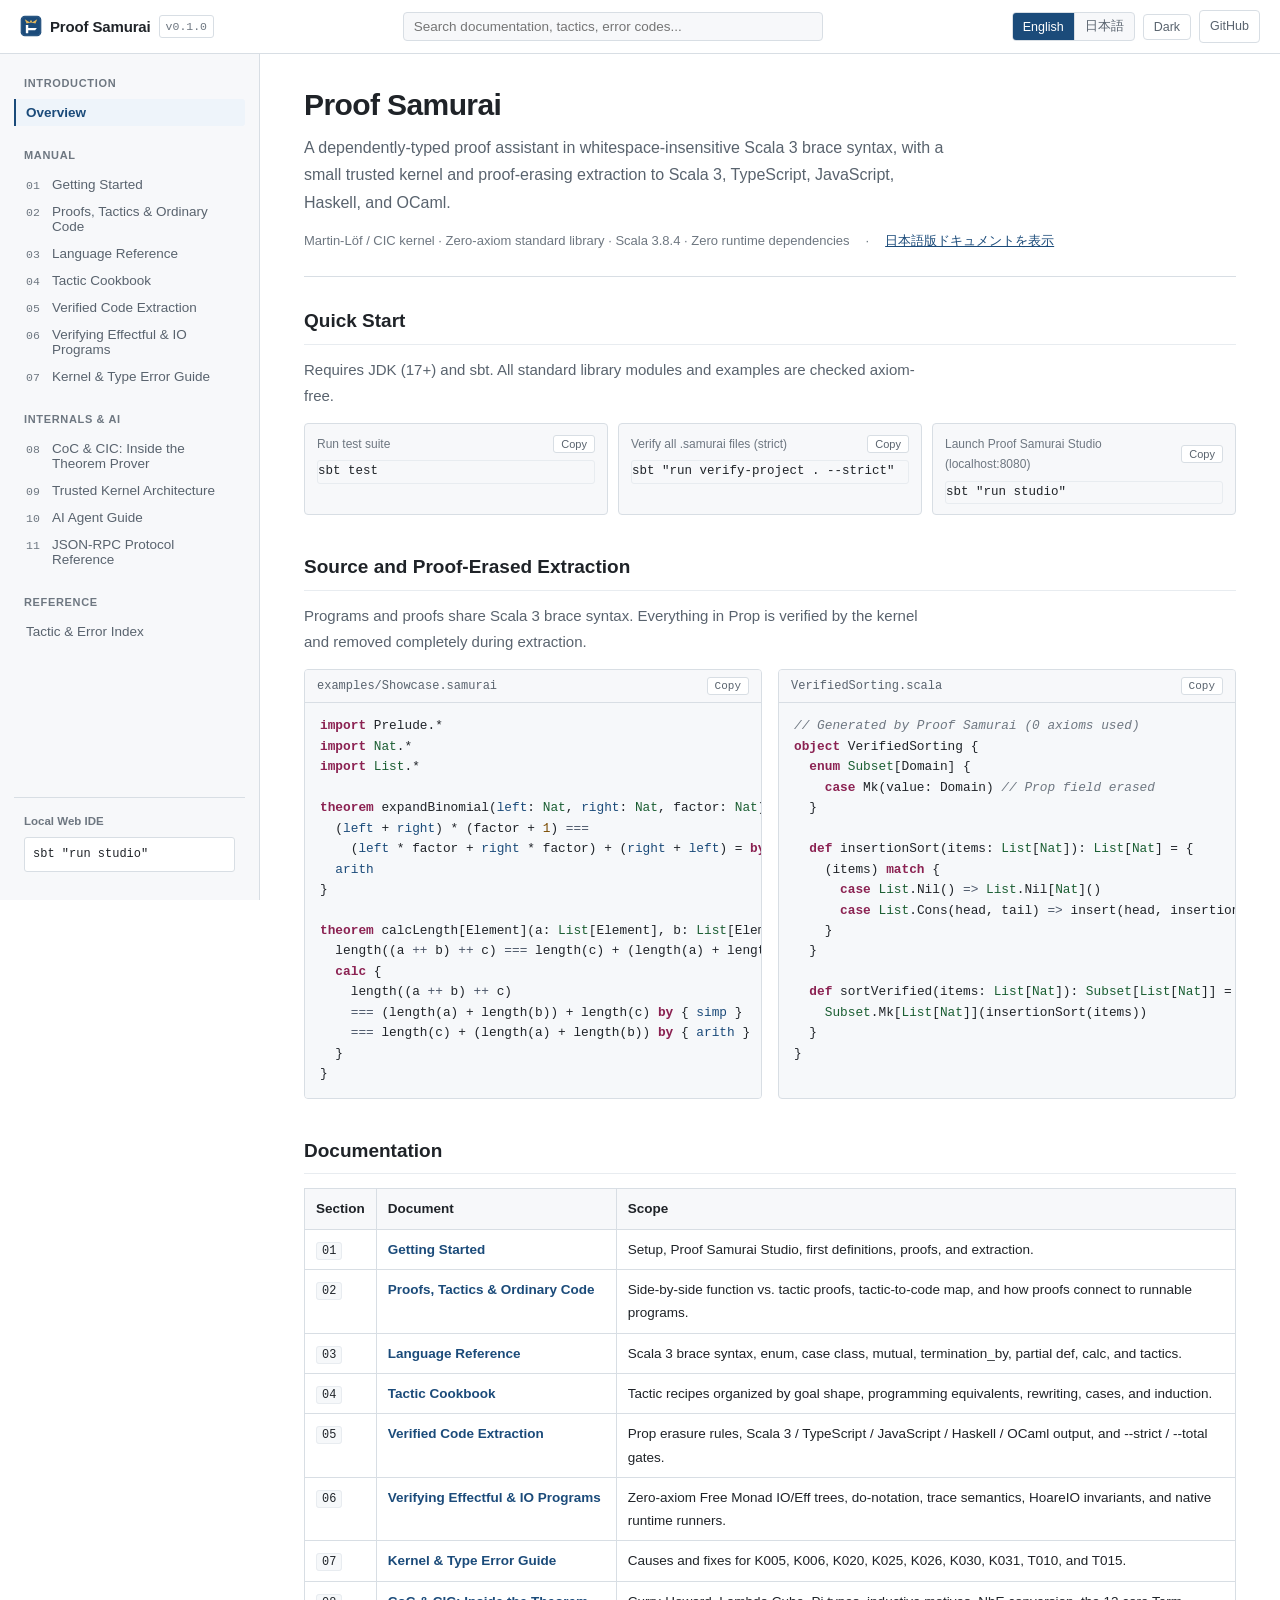
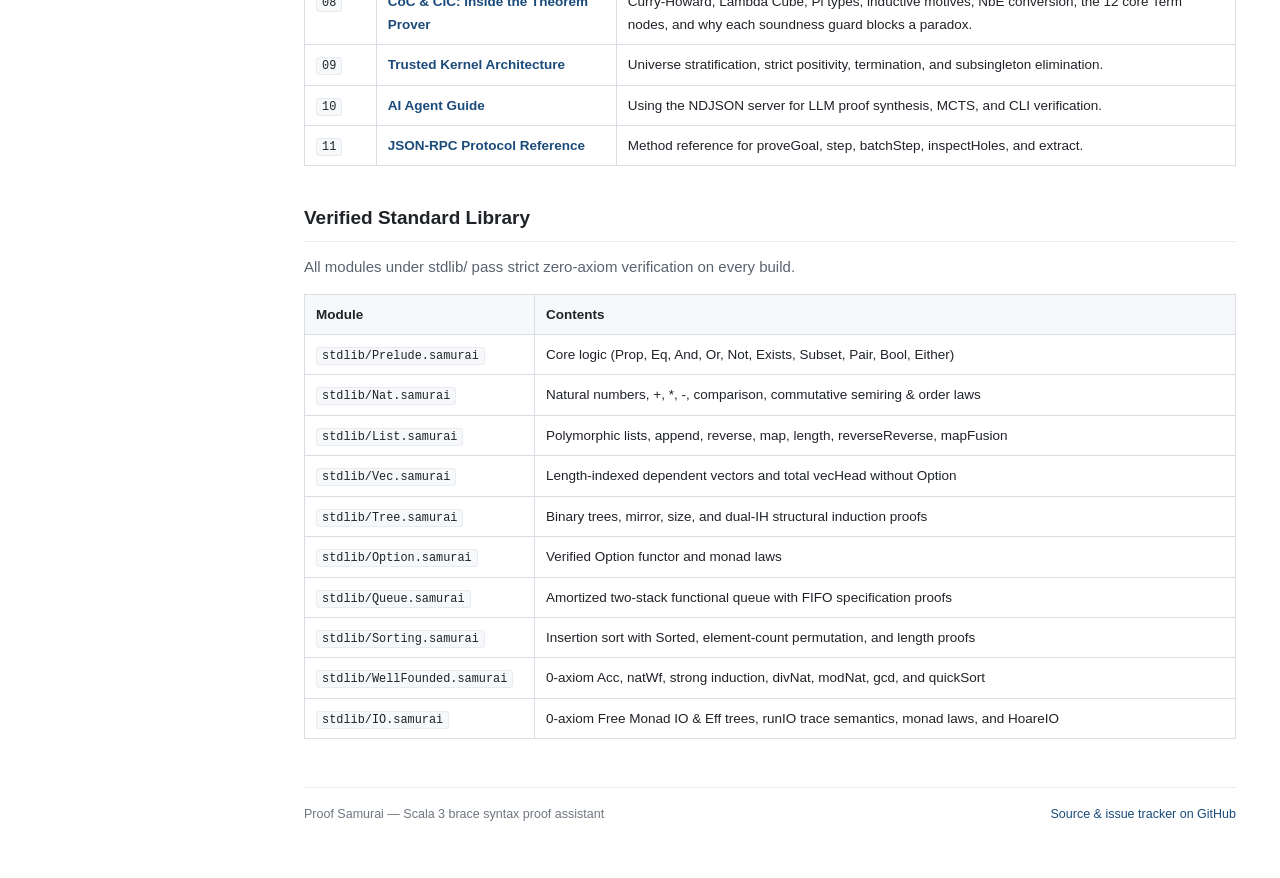
<file: docs/index.html>
<!DOCTYPE html>
<html lang="en" data-theme="light">
<head>
  <meta charset="UTF-8" />
  <meta name="viewport" content="width=device-width, initial-scale=1.0" />
  <title>Proof Samurai — Documentation</title>
  <meta name="description" content="Proof Samurai documentation: dependently-typed proof assistant in Scala 3 brace syntax with a small trusted kernel and verified code extraction to Scala 3, TypeScript, JavaScript, Haskell, and OCaml." />
  <link rel="icon" type="image/svg+xml" href="favicon.svg" />
  <link rel="stylesheet" href="assets/site.css" />
</head>
<body>
  <header class="site-header">
    <div class="header-inner">
      <div class="header-left">
        <button id="mobile-menu-btn" class="icon-btn mobile-only" aria-label="Toggle navigation" aria-expanded="false">Menu</button>
        <a class="brand" href="#en/home" id="brand-link">
          <img class="brand-icon" src="favicon.svg" alt="" width="22" height="22" />
          <span class="brand-name">Proof Samurai</span>
          <span class="brand-version">v0.1.0</span>
        </a>
      </div>

      <div class="header-search">
        <input id="doc-search" type="search" placeholder="Search documentation, tactics, error codes..." aria-label="Search documentation" />
      </div>

      <div class="header-actions">
        <div class="lang-switch" role="group" aria-label="Language">
          <button class="lang-btn active" data-lang="en" aria-pressed="true">English</button>
          <button class="lang-btn" data-lang="ja" aria-pressed="false">日本語</button>
        </div>
        <button id="theme-toggle" class="header-btn" aria-label="Toggle color theme">Dark</button>
        <a class="header-btn" href="https://github.com/kmizu/proof-samurai" target="_blank" rel="noopener">GitHub</a>
      </div>
    </div>
  </header>

  <div class="shell">
    <aside class="sidebar" id="sidebar" aria-label="Documentation navigation">
      <nav id="sidebar-nav"></nav>
      <div class="sidebar-meta">
        <div class="sidebar-meta-label" data-i18n="sidebarStudioLabel">Local Web IDE</div>
        <code class="sidebar-cmd">sbt "run studio"</code>
      </div>
    </aside>

    <div class="main-wrap">
      <main class="content">
        <!-- OVERVIEW PAGE -->
        <section id="page-home" class="page active">
          <div id="home-container"></div>
        </section>

        <!-- MARKDOWN ARTICLE PAGE -->
        <article id="page-markdown" class="page">
          <div class="article-layout">
            <div class="article-main">
              <div id="article-breadcrumb" class="breadcrumb"></div>
              <div id="markdown-container" class="markdown-body"></div>
              <nav id="chapter-nav" class="chapter-nav" aria-label="Chapter navigation"></nav>
            </div>
            <aside id="article-toc" class="toc" aria-label="On this page"></aside>
          </div>
        </article>

        <!-- TACTIC & ERROR INDEX PAGE -->
        <section id="page-index" class="page">
          <div id="index-header"></div>
          <div class="index-controls">
            <input id="index-filter" class="filter-input" type="search" placeholder="Filter by tactic, goal shape, or error code (e.g. arith, cases, K020)..." />
            <div class="filter-tabs" id="index-kind-tabs"></div>
          </div>
          <div id="index-table-wrap"></div>
        </section>

        <!-- SEARCH RESULTS PAGE -->
        <section id="page-search" class="page">
          <h1 id="search-heading">Search Results</h1>
          <div id="search-results"></div>
        </section>

        <footer class="site-footer" id="site-footer"></footer>
      </main>
    </div>
  </div>

  <script src="assets/site.js"></script>
</body>
</html>
</file>
<file: docs/assets/site.css>
:root,
[data-theme="light"] {
  --bg: #ffffff;
  --bg-subtle: #f7f8fa;
  --bg-code: #f6f8fa;
  --border: #d8dee4;
  --border-subtle: #e8ecf0;
  --text: #1f2328;
  --text-secondary: #59636e;
  --text-muted: #6e7781;
  --accent: #1b4b7a;
  --accent-hover: #133659;
  --accent-subtle: #eef4fa;
  --ok-text: #1a5e32;
  --ok-bg: #eef7f1;
  --tok-kw: #8b2252;
  --tok-tactic: #1b4b7a;
  --tok-type: #1a5e32;
  --tok-num: #7a4b00;
  --tok-comment: #6e7781;
  --tok-op: #4a5568;
  --tok-hole: #9a3412;
  --font-sans: -apple-system, BlinkMacSystemFont, "Segoe UI", "Hiragino Sans", "Hiragino Kaku Gothic ProN", "Yu Gothic UI", "Meiryo", sans-serif;
  --font-mono: "JetBrains Mono", "Cascadia Mono", ui-monospace, SFMono-Regular, Menlo, Consolas, monospace;
}

[data-theme="dark"] {
  --bg: #111418;
  --bg-subtle: #161a20;
  --bg-code: #181d24;
  --border: #2c333d;
  --border-subtle: #222730;
  --text: #dde3ea;
  --text-secondary: #98a2ae;
  --text-muted: #7c8694;
  --accent: #7ab0e8;
  --accent-hover: #9bc4ee;
  --accent-subtle: #1b2634;
  --ok-text: #6ec28b;
  --ok-bg: #16261d;
  --tok-kw: #d288b0;
  --tok-tactic: #7ab0e8;
  --tok-type: #79c496;
  --tok-num: #d9a760;
  --tok-comment: #7c8694;
  --tok-op: #a7b1be;
  --tok-hole: #e09160;
}

*, *::before, *::after {
  box-sizing: border-box;
}

html, body {
  margin: 0;
  padding: 0;
  background: var(--bg);
  color: var(--text);
  font-family: var(--font-sans);
  font-size: 15px;
  line-height: 1.72;
  -webkit-font-smoothing: antialiased;
}

html[lang="ja"] body {
  line-height: 1.82;
}

a {
  color: var(--accent);
  text-decoration: none;
}

a:hover {
  text-decoration: underline;
  color: var(--accent-hover);
}

/* Header */
.site-header {
  position: sticky;
  top: 0;
  z-index: 30;
  background: var(--bg);
  border-bottom: 1px solid var(--border);
  height: 54px;
}

.header-inner {
  max-width: 1400px;
  height: 100%;
  margin: 0 auto;
  padding: 0 20px;
  display: flex;
  align-items: center;
  justify-content: space-between;
  gap: 16px;
}

.header-left {
  display: flex;
  align-items: center;
  gap: 10px;
  flex-shrink: 0;
}

.brand {
  display: inline-flex;
  align-items: center;
  gap: 8px;
  color: var(--text);
  text-decoration: none !important;
}

.brand-icon {
  display: block;
  flex-shrink: 0;
  border-radius: 4px;
}

.brand-name {
  font-weight: 700;
  font-size: 15px;
  letter-spacing: -0.01em;
}

.brand-version {
  font-family: var(--font-mono);
  font-size: 11.5px;
  color: var(--text-muted);
  border: 1px solid var(--border);
  padding: 1px 6px;
  border-radius: 3px;
}

.header-search {
  flex: 1;
  max-width: 420px;
}

.header-search input,
.filter-input {
  width: 100%;
  background: var(--bg-subtle);
  color: var(--text);
  border: 1px solid var(--border);
  border-radius: 4px;
  padding: 6px 10px;
  font-size: 13.5px;
  font-family: inherit;
  outline: none;
}

.header-search input:focus,
.filter-input:focus {
  border-color: var(--accent);
  background: var(--bg);
}

.header-actions {
  display: flex;
  align-items: center;
  gap: 8px;
  flex-shrink: 0;
}

.lang-switch {
  display: inline-flex;
  border: 1px solid var(--border);
  border-radius: 4px;
  overflow: hidden;
  background: var(--bg-subtle);
}

.lang-btn {
  border: none;
  background: transparent;
  color: var(--text-secondary);
  padding: 5px 10px;
  font-size: 12.5px;
  font-weight: 500;
  font-family: inherit;
  cursor: pointer;
}

.lang-btn + .lang-btn {
  border-left: 1px solid var(--border);
}

.lang-btn:hover {
  color: var(--text);
}

.lang-btn.active {
  background: var(--accent);
  color: #ffffff;
}

[data-theme="dark"] .lang-btn.active {
  color: #111418;
  font-weight: 600;
}

.header-btn,
.icon-btn {
  display: inline-flex;
  align-items: center;
  border: 1px solid var(--border);
  background: var(--bg);
  color: var(--text-secondary);
  border-radius: 4px;
  padding: 5px 10px;
  font-size: 12.5px;
  font-weight: 500;
  font-family: inherit;
  cursor: pointer;
  text-decoration: none !important;
}

.header-btn:hover,
.icon-btn:hover {
  color: var(--text);
  border-color: var(--text-muted);
}

.mobile-only {
  display: none;
}

/* Main shell */
.shell {
  max-width: 1400px;
  margin: 0 auto;
  display: grid;
  grid-template-columns: 260px 1fr;
  min-height: calc(100vh - 54px);
}

.sidebar {
  background: var(--bg-subtle);
  border-right: 1px solid var(--border);
  padding: 20px 14px 28px;
  position: sticky;
  top: 54px;
  height: calc(100vh - 54px);
  overflow-y: auto;
  display: flex;
  flex-direction: column;
  justify-content: space-between;
}

.sidebar-group {
  margin-bottom: 20px;
}

.sidebar-heading {
  font-size: 11px;
  font-weight: 600;
  text-transform: uppercase;
  letter-spacing: 0.06em;
  color: var(--text-muted);
  padding: 0 10px 6px;
}

.nav-item {
  width: 100%;
  display: flex;
  align-items: baseline;
  gap: 8px;
  text-align: left;
  border: none;
  border-left: 2px solid transparent;
  background: transparent;
  color: var(--text-secondary);
  padding: 6px 10px;
  font-size: 13.5px;
  font-weight: 400;
  font-family: inherit;
  cursor: pointer;
  border-radius: 0 3px 3px 0;
}

.nav-item:hover {
  color: var(--text);
  background: var(--border-subtle);
}

.nav-item.active {
  color: var(--accent);
  font-weight: 600;
  border-left-color: var(--accent);
  background: var(--accent-subtle);
}

.nav-num {
  font-family: var(--font-mono);
  font-size: 11.5px;
  color: var(--text-muted);
  min-width: 18px;
}

.nav-item.active .nav-num {
  color: var(--accent);
}

.sidebar-meta {
  border-top: 1px solid var(--border);
  padding: 14px 10px 0;
  margin-top: 12px;
}

.sidebar-meta-label {
  font-size: 11.5px;
  font-weight: 600;
  color: var(--text-muted);
  margin-bottom: 6px;
}

.sidebar-cmd {
  display: block;
  font-family: var(--font-mono);
  font-size: 12px;
  background: var(--bg);
  border: 1px solid var(--border);
  padding: 6px 8px;
  border-radius: 3px;
  color: var(--text);
}

.main-wrap {
  min-width: 0;
}

.content {
  padding: 32px 44px 56px;
  max-width: 1080px;
}

.page {
  display: none;
}

.page.active {
  display: block;
}

/* Overview page */
.doc-intro {
  padding-bottom: 24px;
  border-bottom: 1px solid var(--border);
  margin-bottom: 28px;
}

.doc-intro h1 {
  margin: 0 0 10px;
  font-size: 30px;
  font-weight: 700;
  letter-spacing: -0.02em;
  line-height: 1.25;
}

.doc-subtitle {
  margin: 0 0 14px;
  font-size: 16px;
  color: var(--text-secondary);
  max-width: 72ch;
}

.doc-meta-line {
  display: flex;
  flex-wrap: wrap;
  align-items: center;
  gap: 8px 16px;
  font-size: 13px;
  color: var(--text-muted);
}

.inline-action-link {
  border: none;
  background: transparent;
  padding: 0;
  font: inherit;
  color: var(--accent);
  cursor: pointer;
  text-decoration: underline;
}

.section-block {
  margin-bottom: 36px;
}

.section-block h2 {
  font-size: 19px;
  font-weight: 600;
  margin: 0 0 12px;
  padding-bottom: 6px;
  border-bottom: 1px solid var(--border-subtle);
}

.section-block p {
  margin: 0 0 14px;
  color: var(--text-secondary);
  max-width: 76ch;
}

.cmd-list {
  display: grid;
  grid-template-columns: repeat(auto-fit, minmax(260px, 1fr));
  gap: 10px;
  margin-top: 12px;
}

.cmd-box {
  border: 1px solid var(--border);
  background: var(--bg-subtle);
  border-radius: 4px;
  padding: 10px 12px;
}

.cmd-box-head {
  display: flex;
  align-items: center;
  justify-content: space-between;
  font-size: 12px;
  color: var(--text-muted);
  margin-bottom: 6px;
}

.cmd-box code {
  display: block;
  font-family: var(--font-mono);
  font-size: 12.5px;
  background: transparent;
  padding: 0;
  color: var(--text);
  overflow-x: auto;
}

.copy-btn {
  border: 1px solid var(--border);
  background: var(--bg);
  color: var(--text-secondary);
  border-radius: 3px;
  padding: 2px 7px;
  font-size: 11px;
  font-family: inherit;
  cursor: pointer;
}

.copy-btn:hover {
  color: var(--text);
  border-color: var(--text-muted);
}

/* Code comparison */
.code-pair {
  display: grid;
  grid-template-columns: repeat(auto-fit, minmax(380px, 1fr));
  gap: 16px;
}

.code-panel {
  border: 1px solid var(--border);
  border-radius: 4px;
  overflow: hidden;
  background: var(--bg-code);
}

.code-panel-bar {
  display: flex;
  align-items: center;
  justify-content: space-between;
  padding: 6px 12px;
  background: var(--bg-subtle);
  border-bottom: 1px solid var(--border);
  font-family: var(--font-mono);
  font-size: 12px;
  color: var(--text-secondary);
}

.code-panel pre {
  margin: 0;
  border: none;
  border-radius: 0;
}

/* Tables */
table {
  width: 100%;
  border-collapse: collapse;
  margin: 14px 0 20px;
  font-size: 13.5px;
}

th, td {
  border: 1px solid var(--border);
  padding: 8px 11px;
  text-align: left;
  vertical-align: top;
}

th {
  background: var(--bg-subtle);
  font-weight: 600;
  color: var(--text);
}

.clickable-row {
  cursor: pointer;
}

.clickable-row:hover td {
  background: var(--bg-subtle);
}

.chapter-link {
  font-weight: 600;
  color: var(--accent);
}

/* Article + TOC */
.article-layout {
  display: grid;
  grid-template-columns: minmax(0, 740px) 200px;
  gap: 36px;
  align-items: start;
}

.breadcrumb {
  font-size: 12.5px;
  color: var(--text-muted);
  margin-bottom: 10px;
  font-family: var(--font-mono);
}

.toc {
  position: sticky;
  top: 76px;
  border-left: 1px solid var(--border);
  padding-left: 14px;
  font-size: 12.5px;
}

.toc-title {
  font-size: 11px;
  font-weight: 600;
  text-transform: uppercase;
  letter-spacing: 0.06em;
  color: var(--text-muted);
  margin-bottom: 8px;
}

.toc-list {
  list-style: none;
  margin: 0;
  padding: 0;
}

.toc-list li {
  margin-bottom: 6px;
  line-height: 1.4;
}

.toc-list a {
  color: var(--text-secondary);
}

.toc-list a:hover {
  color: var(--accent);
}

/* Markdown content */
.markdown-body h1 {
  font-size: 27px;
  font-weight: 700;
  margin: 0 0 18px;
  padding-bottom: 10px;
  border-bottom: 1px solid var(--border);
  line-height: 1.3;
}

.markdown-body h2 {
  font-size: 19px;
  font-weight: 600;
  margin: 30px 0 12px;
  padding-bottom: 5px;
  border-bottom: 1px solid var(--border-subtle);
  scroll-margin-top: 70px;
}

.markdown-body h3 {
  font-size: 15.5px;
  font-weight: 600;
  margin: 22px 0 8px;
}

.markdown-body p {
  margin: 0 0 14px;
}

.markdown-body ul,
.markdown-body ol {
  margin: 0 0 14px;
  padding-left: 22px;
}

.markdown-body li {
  margin-bottom: 5px;
}

.markdown-body blockquote {
  margin: 14px 0;
  padding: 8px 14px;
  border-left: 3px solid var(--border);
  background: var(--bg-subtle);
  color: var(--text-secondary);
}

.markdown-body hr {
  border: none;
  border-top: 1px solid var(--border);
  margin: 24px 0;
}

code {
  font-family: var(--font-mono);
  font-size: 0.88em;
  background: var(--bg-code);
  border: 1px solid var(--border-subtle);
  padding: 1px 5px;
  border-radius: 3px;
}

pre {
  position: relative;
  background: var(--bg-code);
  border: 1px solid var(--border);
  border-radius: 4px;
  padding: 13px 15px;
  overflow-x: auto;
  font-family: var(--font-mono);
  font-size: 12.8px;
  line-height: 1.6;
  margin: 0 0 16px;
}

pre code {
  background: transparent;
  border: none;
  padding: 0;
  font-size: 12.8px;
}

.code-block-wrap {
  position: relative;
  margin: 0 0 16px;
}

.code-block-wrap pre {
  margin: 0;
}

.copy-code-btn {
  position: absolute;
  top: 7px;
  right: 7px;
  border: 1px solid var(--border);
  background: var(--bg);
  color: var(--text-secondary);
  border-radius: 3px;
  padding: 2px 8px;
  font-size: 11px;
  font-family: inherit;
  cursor: pointer;
}

.copy-code-btn:hover {
  color: var(--text);
  border-color: var(--text-muted);
}

/* Syntax tokens */
.tok-kw { color: var(--tok-kw); font-weight: 600; }
.tok-tactic { color: var(--tok-tactic); }
.tok-type { color: var(--tok-type); }
.tok-num { color: var(--tok-num); }
.tok-comment { color: var(--tok-comment); font-style: italic; }
.tok-op { color: var(--tok-op); }
.tok-hole { color: var(--tok-hole); font-weight: 700; }

/* Chapter footer nav */
.chapter-nav {
  margin-top: 36px;
  padding-top: 18px;
  border-top: 1px solid var(--border);
  display: flex;
  justify-content: space-between;
  gap: 12px;
  flex-wrap: wrap;
}

.chapter-btn {
  border: 1px solid var(--border);
  background: var(--bg);
  color: var(--text);
  padding: 8px 14px;
  border-radius: 4px;
  font-size: 13.5px;
  font-family: inherit;
  cursor: pointer;
  text-align: left;
}

.chapter-btn:hover {
  border-color: var(--accent);
  color: var(--accent);
}

.chapter-btn-dir {
  display: block;
  font-size: 11px;
  color: var(--text-muted);
}

/* Index & Search */
.index-controls {
  display: flex;
  gap: 10px;
  align-items: center;
  flex-wrap: wrap;
  margin: 14px 0 18px;
}

.index-controls .filter-input {
  flex: 1;
  min-width: 220px;
}

.filter-tabs {
  display: inline-flex;
  border: 1px solid var(--border);
  border-radius: 4px;
  overflow: hidden;
}

.filter-tab {
  border: none;
  background: var(--bg-subtle);
  color: var(--text-secondary);
  padding: 6px 11px;
  font-size: 12.5px;
  font-family: inherit;
  cursor: pointer;
}

.filter-tab + .filter-tab {
  border-left: 1px solid var(--border);
}

.filter-tab.active {
  background: var(--accent);
  color: #ffffff;
}

[data-theme="dark"] .filter-tab.active {
  color: #111418;
  font-weight: 600;
}

.kind-label {
  display: inline-block;
  font-family: var(--font-mono);
  font-size: 11.5px;
  color: var(--text-secondary);
  background: var(--bg-subtle);
  border: 1px solid var(--border);
  padding: 1px 6px;
  border-radius: 3px;
}

.search-list {
  display: flex;
  flex-direction: column;
  gap: 10px;
  margin-top: 16px;
}

.search-item {
  border: 1px solid var(--border);
  border-radius: 4px;
  padding: 12px 14px;
  background: var(--bg);
}

.search-item.clickable {
  cursor: pointer;
}

.search-item.clickable:hover {
  background: var(--bg-subtle);
  border-color: var(--accent);
}

.search-item-head {
  display: flex;
  justify-content: space-between;
  align-items: baseline;
  gap: 10px;
  margin-bottom: 4px;
}

.search-item p {
  margin: 4px 0 0;
  font-size: 13.5px;
  color: var(--text-secondary);
}

.muted-note {
  color: var(--text-muted);
  font-size: 13.5px;
}

/* Footer */
.site-footer {
  margin-top: 48px;
  padding-top: 16px;
  border-top: 1px solid var(--border-subtle);
  font-size: 12.5px;
  color: var(--text-muted);
  display: flex;
  justify-content: space-between;
  flex-wrap: wrap;
  gap: 8px;
}

/* Responsive */
@media (max-width: 1160px) {
  .article-layout {
    grid-template-columns: 1fr;
  }
  .toc {
    display: none;
  }
}

@media (max-width: 860px) {
  .mobile-only {
    display: inline-flex;
  }
  .shell {
    grid-template-columns: 1fr;
  }
  .sidebar {
    display: none;
    position: static;
    height: auto;
    border-right: none;
    border-bottom: 1px solid var(--border);
  }
  .sidebar.open {
    display: block;
  }
  .content {
    padding: 22px 18px 40px;
  }
  .header-search {
    display: none;
  }
  .code-pair {
    grid-template-columns: 1fr;
  }
}
</file>
